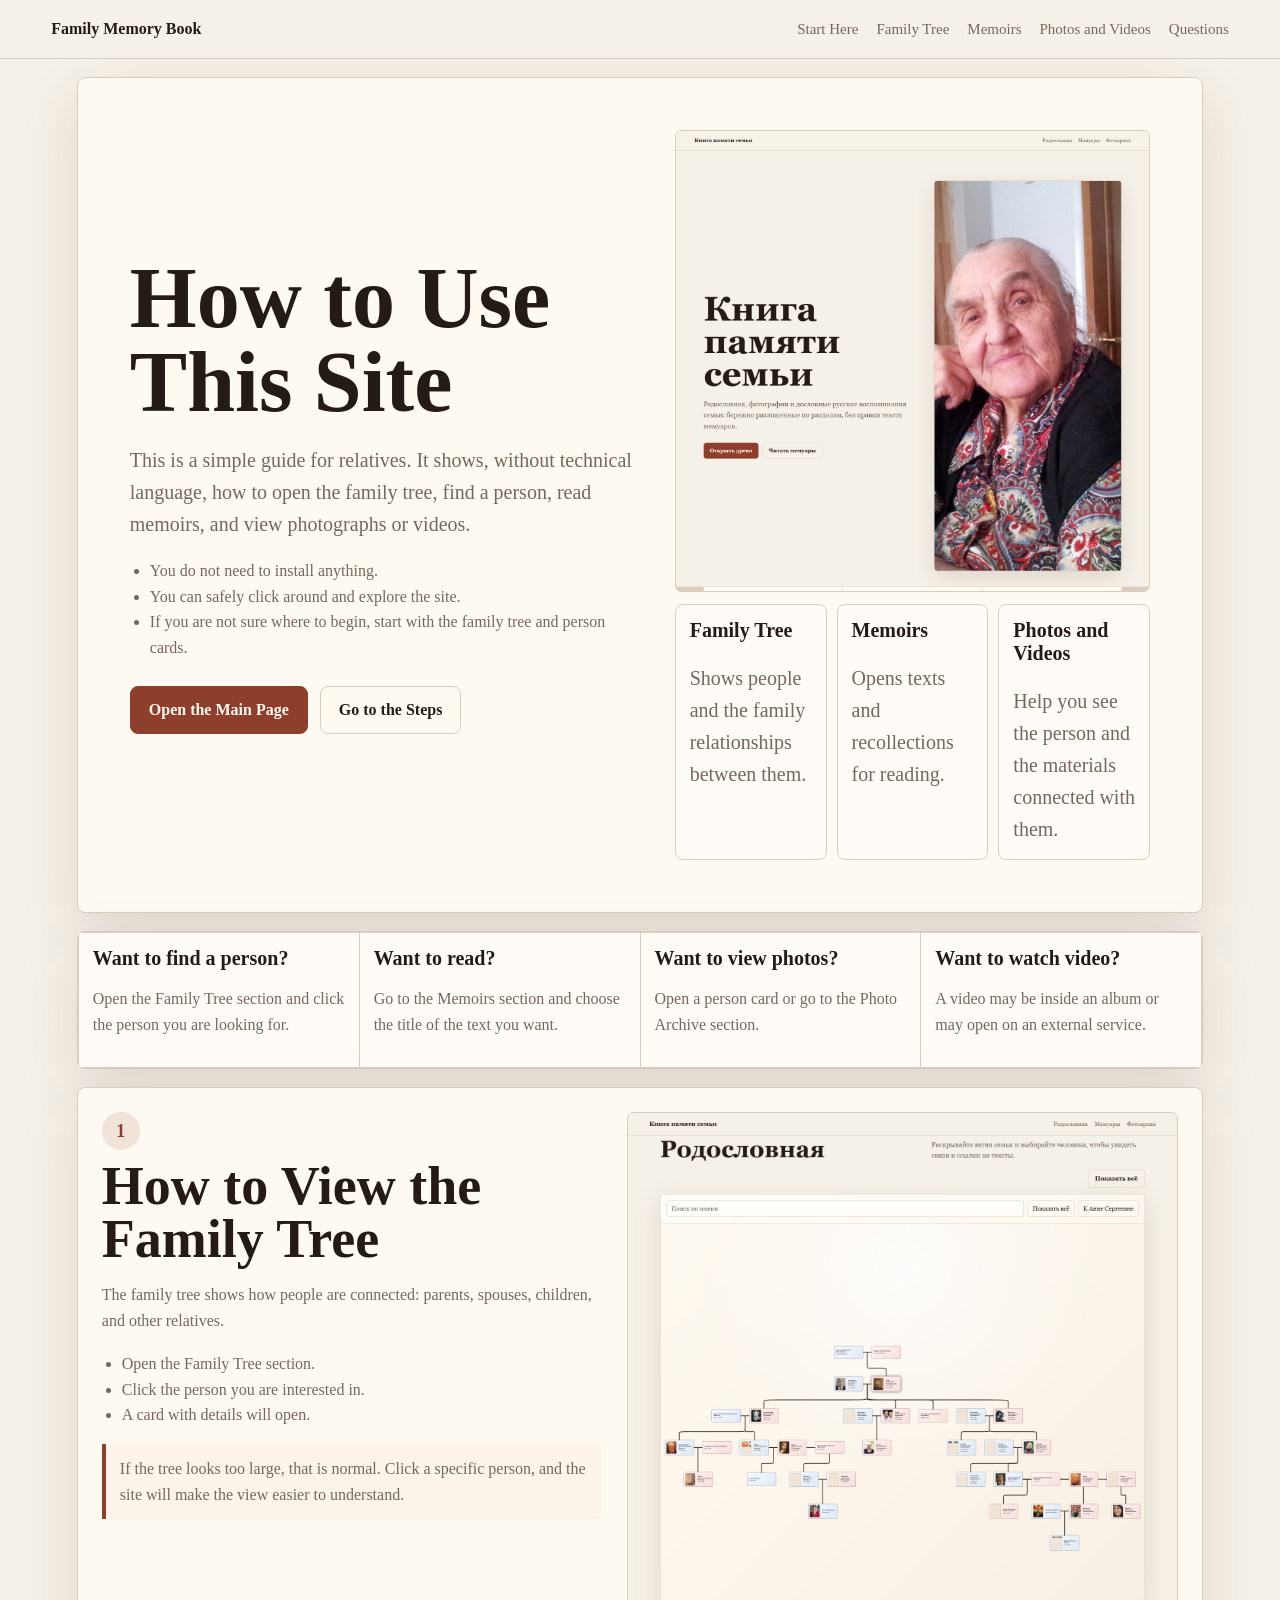
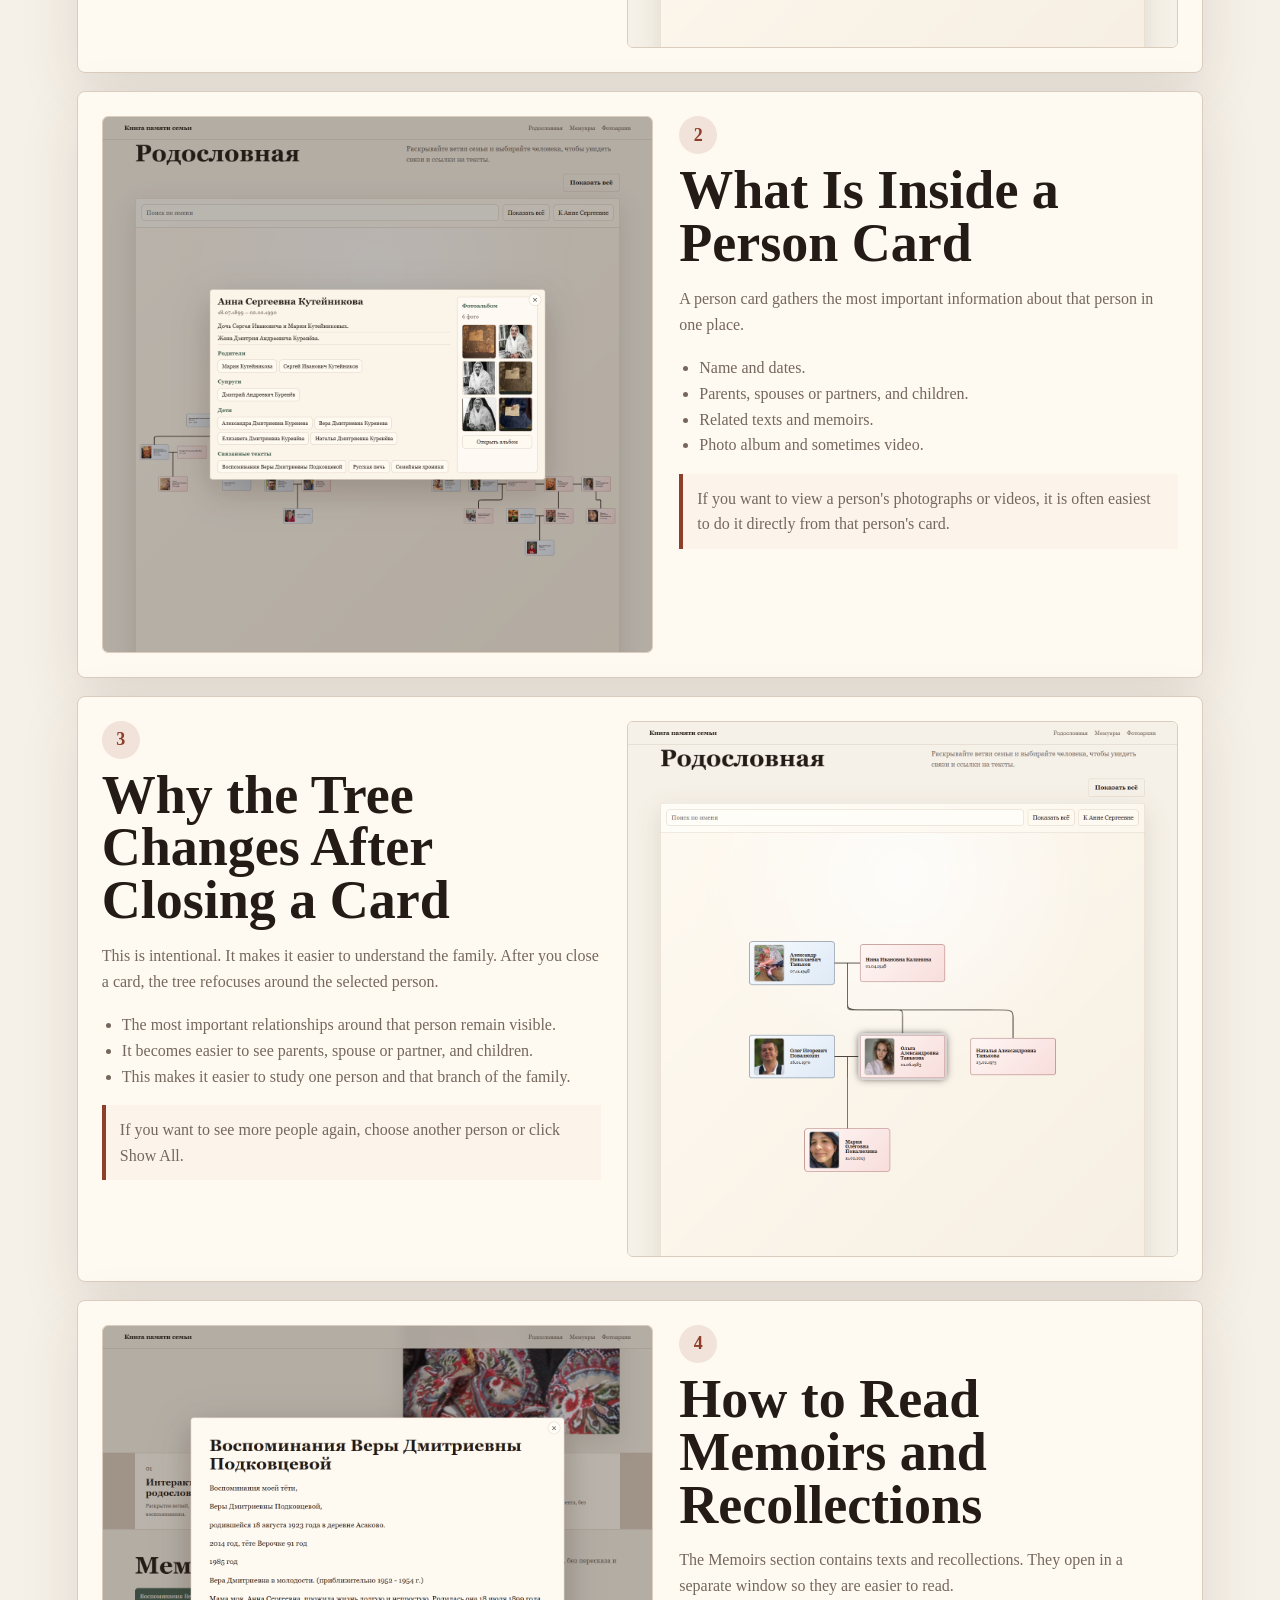
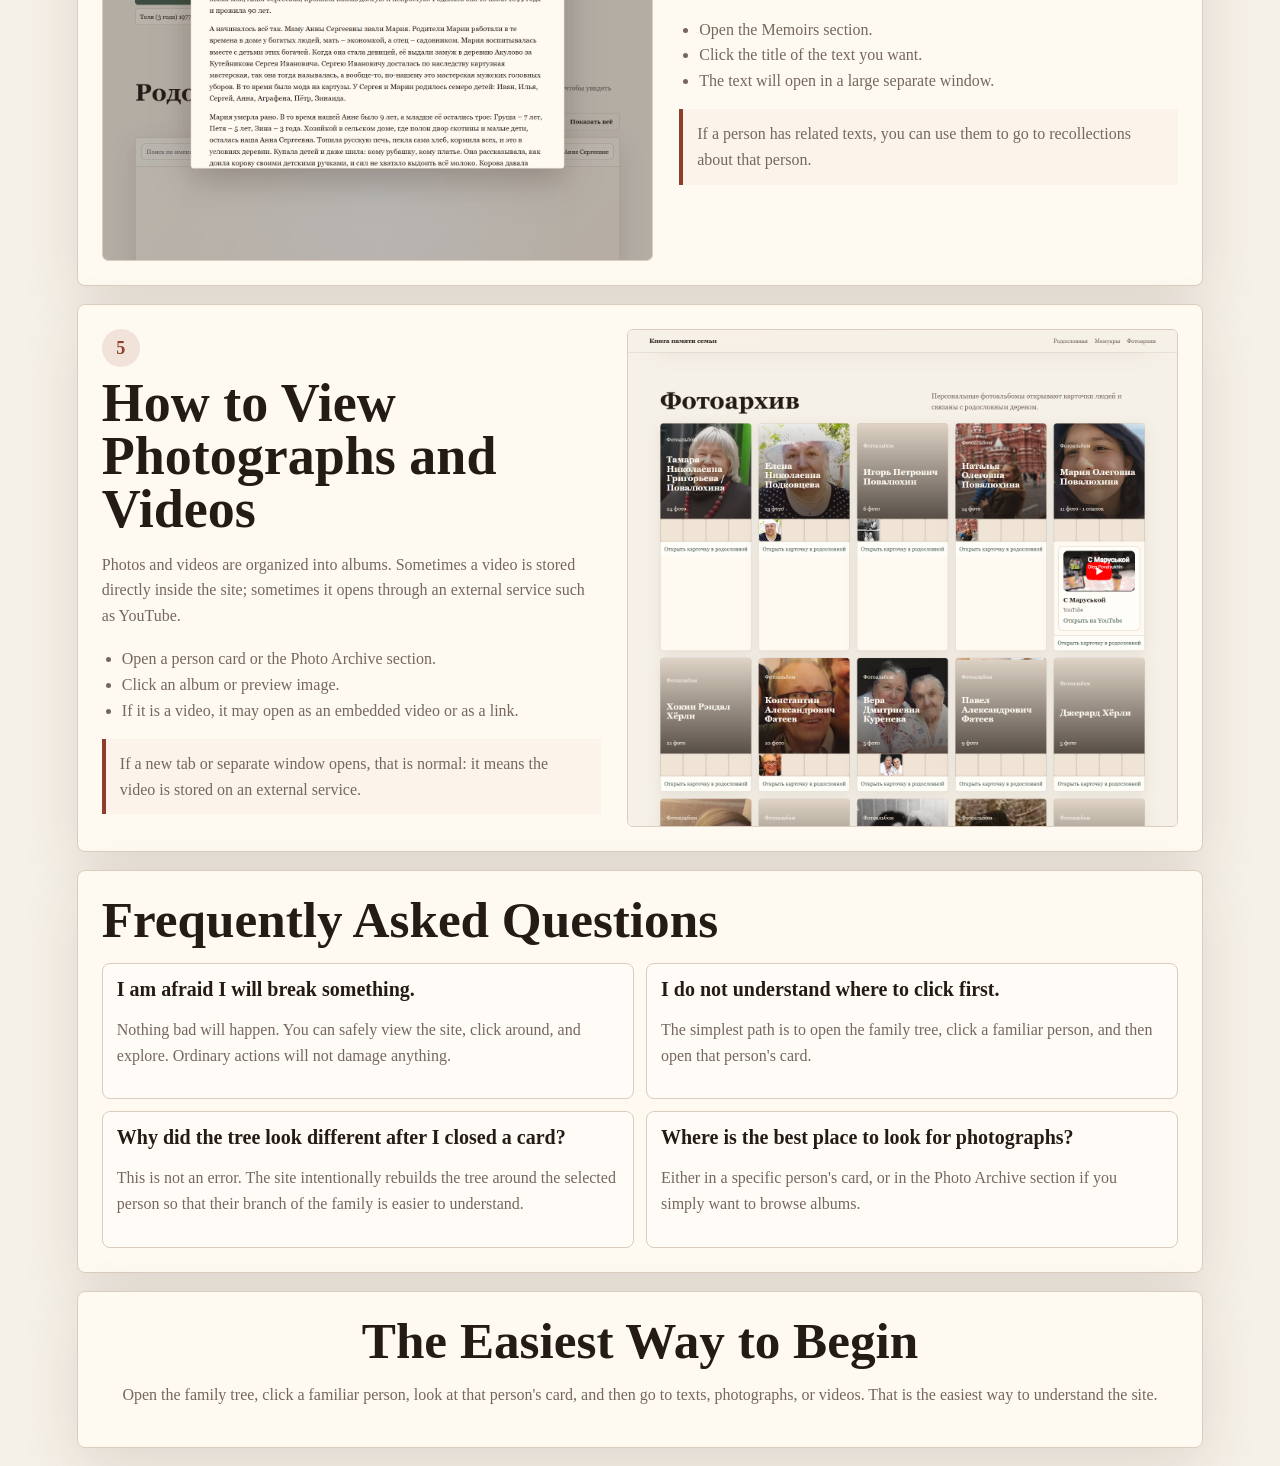
<file: help.en.html>
<!doctype html>
<html lang="en-US">
  <head>
    <meta charset="utf-8" />
    <meta name="viewport" content="width=device-width, initial-scale=1" />
    <title>How to Use the Family Memory Book Site</title>
    <meta
      name="description"
      content="A simple guide for relatives: how to view the family tree, open person cards, read memoirs, and browse photos and videos on the Family Memory Book site."
    />
    <style>
      :root {
        color-scheme: light;
        --bg: #f6f1e8;
        --paper: #fffaf1;
        --ink: #241b16;
        --muted: #75675e;
        --line: #dacdbe;
        --accent: #8e3f2b;
        --accent-dark: #5f2b22;
        --shadow: 0 20px 60px rgba(55, 37, 24, 0.12);
        --radius: 8px;
      }

      * {
        box-sizing: border-box;
      }

      html {
        scroll-behavior: smooth;
      }

      body {
        margin: 0;
        background: var(--bg);
        color: var(--ink);
        font-family: Georgia, "Times New Roman", serif;
        line-height: 1.6;
      }

      a {
        color: inherit;
      }

      .site-header {
        position: sticky;
        top: 0;
        z-index: 10;
        display: flex;
        align-items: center;
        justify-content: space-between;
        gap: 24px;
        padding: 16px clamp(18px, 4vw, 56px);
        background: rgba(246, 241, 232, 0.94);
        border-bottom: 1px solid var(--line);
        backdrop-filter: blur(12px);
      }

      .brand {
        font-weight: 700;
        text-decoration: none;
        letter-spacing: 0;
      }

      .top-nav {
        display: flex;
        flex-wrap: wrap;
        gap: 18px;
        color: var(--muted);
        font-size: 15px;
      }

      .top-nav a {
        text-decoration: none;
      }

      .hero,
      .quick-grid,
      .help-step,
      .faq,
      .start-note {
        margin: 18px clamp(18px, 6vw, 84px);
        background: var(--paper);
        border: 1px solid var(--line);
        border-radius: var(--radius);
        box-shadow: var(--shadow);
      }

      .hero {
        display: grid;
        grid-template-columns: minmax(0, 1fr) minmax(300px, 0.92fr);
        gap: 28px;
        align-items: center;
        padding: clamp(28px, 5vw, 52px);
      }

      .hero h1,
      .help-step h2,
      .faq h2,
      .start-note h2 {
        margin: 0;
        line-height: 0.98;
        font-weight: 700;
      }

      .hero h1 {
        font-size: clamp(46px, 7vw, 86px);
      }

      .hero p,
      .hero li,
      .quick-grid p,
      .help-step p,
      .help-step li,
      .faq p,
      .start-note p {
        color: var(--muted);
      }

      .hero p {
        margin: 20px 0 0;
        font-size: 20px;
      }

      .hero ul,
      .help-step ul {
        margin: 18px 0 0;
        padding-left: 20px;
      }

      .hero-actions {
        display: flex;
        flex-wrap: wrap;
        gap: 12px;
        margin-top: 26px;
      }

      .button {
        display: inline-flex;
        align-items: center;
        min-height: 46px;
        padding: 10px 18px;
        border: 1px solid var(--line);
        border-radius: var(--radius);
        font-weight: 700;
        text-decoration: none;
        transition: transform 160ms ease, border-color 160ms ease, background 160ms ease;
      }

      .button:hover {
        transform: translateY(-1px);
        border-color: var(--accent);
      }

      .button.primary {
        background: var(--accent);
        border-color: var(--accent);
        color: #fffaf1;
      }

      .button.secondary {
        background: transparent;
      }

      .hero img,
      .help-step img {
        display: block;
        width: 100%;
        height: auto;
        border-radius: 6px;
        border: 1px solid var(--line);
      }

      .hero-notes {
        display: grid;
        grid-template-columns: repeat(3, minmax(0, 1fr));
        gap: 10px;
        margin-top: 12px;
      }

      .hero-notes article,
      .quick-grid article,
      .faq article {
        padding: 14px;
        border: 1px solid var(--line);
        border-radius: var(--radius);
        background: #fffcf7;
      }

      .hero-notes h3,
      .quick-grid h3,
      .faq h3 {
        margin: 0 0 6px;
        font-size: 20px;
        line-height: 1.15;
      }

      .quick-grid {
        display: grid;
        grid-template-columns: repeat(4, minmax(0, 1fr));
        gap: 1px;
        padding: 1px;
        background: var(--line);
      }

      .quick-grid article {
        border: 0;
        border-radius: 0;
      }

      .help-step {
        display: grid;
        grid-template-columns: minmax(0, 0.95fr) minmax(0, 1.05fr);
        gap: 26px;
        padding: 24px;
      }

      .help-step.reverse {
        grid-template-columns: minmax(0, 1.05fr) minmax(0, 0.95fr);
      }

      .step-pill {
        display: inline-grid;
        place-items: center;
        width: 38px;
        height: 38px;
        margin-bottom: 10px;
        border-radius: 999px;
        background: rgba(142, 63, 43, 0.12);
        color: var(--accent);
        font-size: 18px;
        font-weight: 700;
      }

      .help-step h2 {
        font-size: clamp(34px, 4.6vw, 54px);
      }

      .tip {
        margin-top: 16px;
        padding: 12px 14px;
        border-left: 4px solid var(--accent);
        background: #fcf4ea;
        color: var(--muted);
      }

      .faq,
      .start-note {
        padding: 24px;
      }

      .faq h2,
      .start-note h2 {
        font-size: clamp(34px, 4vw, 52px);
      }

      .faq-grid {
        display: grid;
        grid-template-columns: repeat(2, minmax(0, 1fr));
        gap: 12px;
        margin-top: 18px;
      }

      .start-note {
        text-align: center;
      }

      @media (max-width: 900px) {
        .site-header,
        .hero,
        .help-step,
        .help-step.reverse {
          grid-template-columns: 1fr;
        }

        .site-header {
          align-items: flex-start;
          flex-direction: column;
        }

        .quick-grid,
        .faq-grid,
        .hero-notes {
          grid-template-columns: 1fr;
        }
      }

      @media (max-width: 560px) {
        .button {
          justify-content: center;
          flex: 1 1 100%;
        }

        .hero p {
          font-size: 18px;
        }
      }
    </style>
  </head>
  <body>
    <header class="site-header">
      <a class="brand" href="index.html?lang=en">Family Memory Book</a>
      <nav class="top-nav" aria-label="Help page navigation">
        <a href="#start">Start Here</a>
        <a href="#tree">Family Tree</a>
        <a href="#memoirs">Memoirs</a>
        <a href="#media">Photos and Videos</a>
        <a href="#faq">Questions</a>
      </nav>
    </header>

    <main id="start">
      <section class="hero">
        <div>
          <h1>How to Use This Site</h1>
          <p>
            This is a simple guide for relatives. It shows, without technical language,
            how to open the family tree, find a person, read memoirs, and view photographs or videos.
          </p>
          <ul>
            <li>You do not need to install anything.</li>
            <li>You can safely click around and explore the site.</li>
            <li>If you are not sure where to begin, start with the family tree and person cards.</li>
          </ul>
          <div class="hero-actions">
            <a class="button primary" href="index.html?lang=en">Open the Main Page</a>
            <a class="button secondary" href="#tree">Go to the Steps</a>
          </div>
        </div>

        <div>
          <img src="assets/help/hero.png" alt="Main screen of the Family Memory Book site" />
          <div class="hero-notes">
            <article>
              <h3>Family Tree</h3>
              <p>Shows people and the family relationships between them.</p>
            </article>
            <article>
              <h3>Memoirs</h3>
              <p>Opens texts and recollections for reading.</p>
            </article>
            <article>
              <h3>Photos and Videos</h3>
              <p>Help you see the person and the materials connected with them.</p>
            </article>
          </div>
        </div>
      </section>

      <section class="quick-grid" aria-label="Quick tips">
        <article>
          <h3>Want to find a person?</h3>
          <p>Open the Family Tree section and click the person you are looking for.</p>
        </article>
        <article>
          <h3>Want to read?</h3>
          <p>Go to the Memoirs section and choose the title of the text you want.</p>
        </article>
        <article>
          <h3>Want to view photos?</h3>
          <p>Open a person card or go to the Photo Archive section.</p>
        </article>
        <article>
          <h3>Want to watch video?</h3>
          <p>A video may be inside an album or may open on an external service.</p>
        </article>
      </section>

      <section class="help-step" id="tree">
        <div>
          <span class="step-pill">1</span>
          <h2>How to View the Family Tree</h2>
          <p>
            The family tree shows how people are connected: parents, spouses, children, and other relatives.
          </p>
          <ul>
            <li>Open the Family Tree section.</li>
            <li>Click the person you are interested in.</li>
            <li>A card with details will open.</li>
          </ul>
          <div class="tip">
            If the tree looks too large, that is normal. Click a specific person, and the site will make the view easier to understand.
          </div>
        </div>
        <div>
          <img src="assets/help/tree.png" alt="General view of the family tree" />
        </div>
      </section>

      <section class="help-step reverse">
        <div>
          <img src="assets/help/person-card.png" alt="Person card with details, texts, photos, and videos" />
        </div>
        <div>
          <span class="step-pill">2</span>
          <h2>What Is Inside a Person Card</h2>
          <p>A person card gathers the most important information about that person in one place.</p>
          <ul>
            <li>Name and dates.</li>
            <li>Parents, spouses or partners, and children.</li>
            <li>Related texts and memoirs.</li>
            <li>Photo album and sometimes video.</li>
          </ul>
          <div class="tip">
            If you want to view a person's photographs or videos, it is often easiest to do it directly from that person's card.
          </div>
        </div>
      </section>

      <section class="help-step">
        <div>
          <span class="step-pill">3</span>
          <h2>Why the Tree Changes After Closing a Card</h2>
          <p>
            This is intentional. It makes it easier to understand the family. After you close a card, the tree refocuses around the selected person.
          </p>
          <ul>
            <li>The most important relationships around that person remain visible.</li>
            <li>It becomes easier to see parents, spouse or partner, and children.</li>
            <li>This makes it easier to study one person and that branch of the family.</li>
          </ul>
          <div class="tip">
            If you want to see more people again, choose another person or click Show All.
          </div>
        </div>
        <div>
          <img src="assets/help/tree-refocus.png" alt="Family tree after refocusing around the selected person" />
        </div>
      </section>

      <section class="help-step reverse" id="memoirs">
        <div>
          <img src="assets/help/memoir-card.png" alt="Open memoir text" />
        </div>
        <div>
          <span class="step-pill">4</span>
          <h2>How to Read Memoirs and Recollections</h2>
          <p>
            The Memoirs section contains texts and recollections. They open in a separate window so they are easier to read.
          </p>
          <ul>
            <li>Open the Memoirs section.</li>
            <li>Click the title of the text you want.</li>
            <li>The text will open in a large separate window.</li>
          </ul>
          <div class="tip">
            If a person has related texts, you can use them to go to recollections about that person.
          </div>
        </div>
      </section>

      <section class="help-step" id="media">
        <div>
          <span class="step-pill">5</span>
          <h2>How to View Photographs and Videos</h2>
          <p>
            Photos and videos are organized into albums. Sometimes a video is stored directly inside the site; sometimes it opens through an external service such as YouTube.
          </p>
          <ul>
            <li>Open a person card or the Photo Archive section.</li>
            <li>Click an album or preview image.</li>
            <li>If it is a video, it may open as an embedded video or as a link.</li>
          </ul>
          <div class="tip">
            If a new tab or separate window opens, that is normal: it means the video is stored on an external service.
          </div>
        </div>
        <div>
          <img src="assets/help/photos.png" alt="Photo archive with albums" />
        </div>
      </section>

      <section class="faq" id="faq">
        <h2>Frequently Asked Questions</h2>
        <div class="faq-grid">
          <article>
            <h3>I am afraid I will break something.</h3>
            <p>
              Nothing bad will happen. You can safely view the site, click around, and explore. Ordinary actions will not damage anything.
            </p>
          </article>
          <article>
            <h3>I do not understand where to click first.</h3>
            <p>
              The simplest path is to open the family tree, click a familiar person, and then open that person's card.
            </p>
          </article>
          <article>
            <h3>Why did the tree look different after I closed a card?</h3>
            <p>
              This is not an error. The site intentionally rebuilds the tree around the selected person so that their branch of the family is easier to understand.
            </p>
          </article>
          <article>
            <h3>Where is the best place to look for photographs?</h3>
            <p>
              Either in a specific person's card, or in the Photo Archive section if you simply want to browse albums.
            </p>
          </article>
        </div>
      </section>

      <section class="start-note">
        <h2>The Easiest Way to Begin</h2>
        <p>
          Open the family tree, click a familiar person, look at that person's card, and then go to texts, photographs, or videos. That is the easiest way to understand the site.
        </p>
      </section>
    </main>
  </body>
</html>
</file>
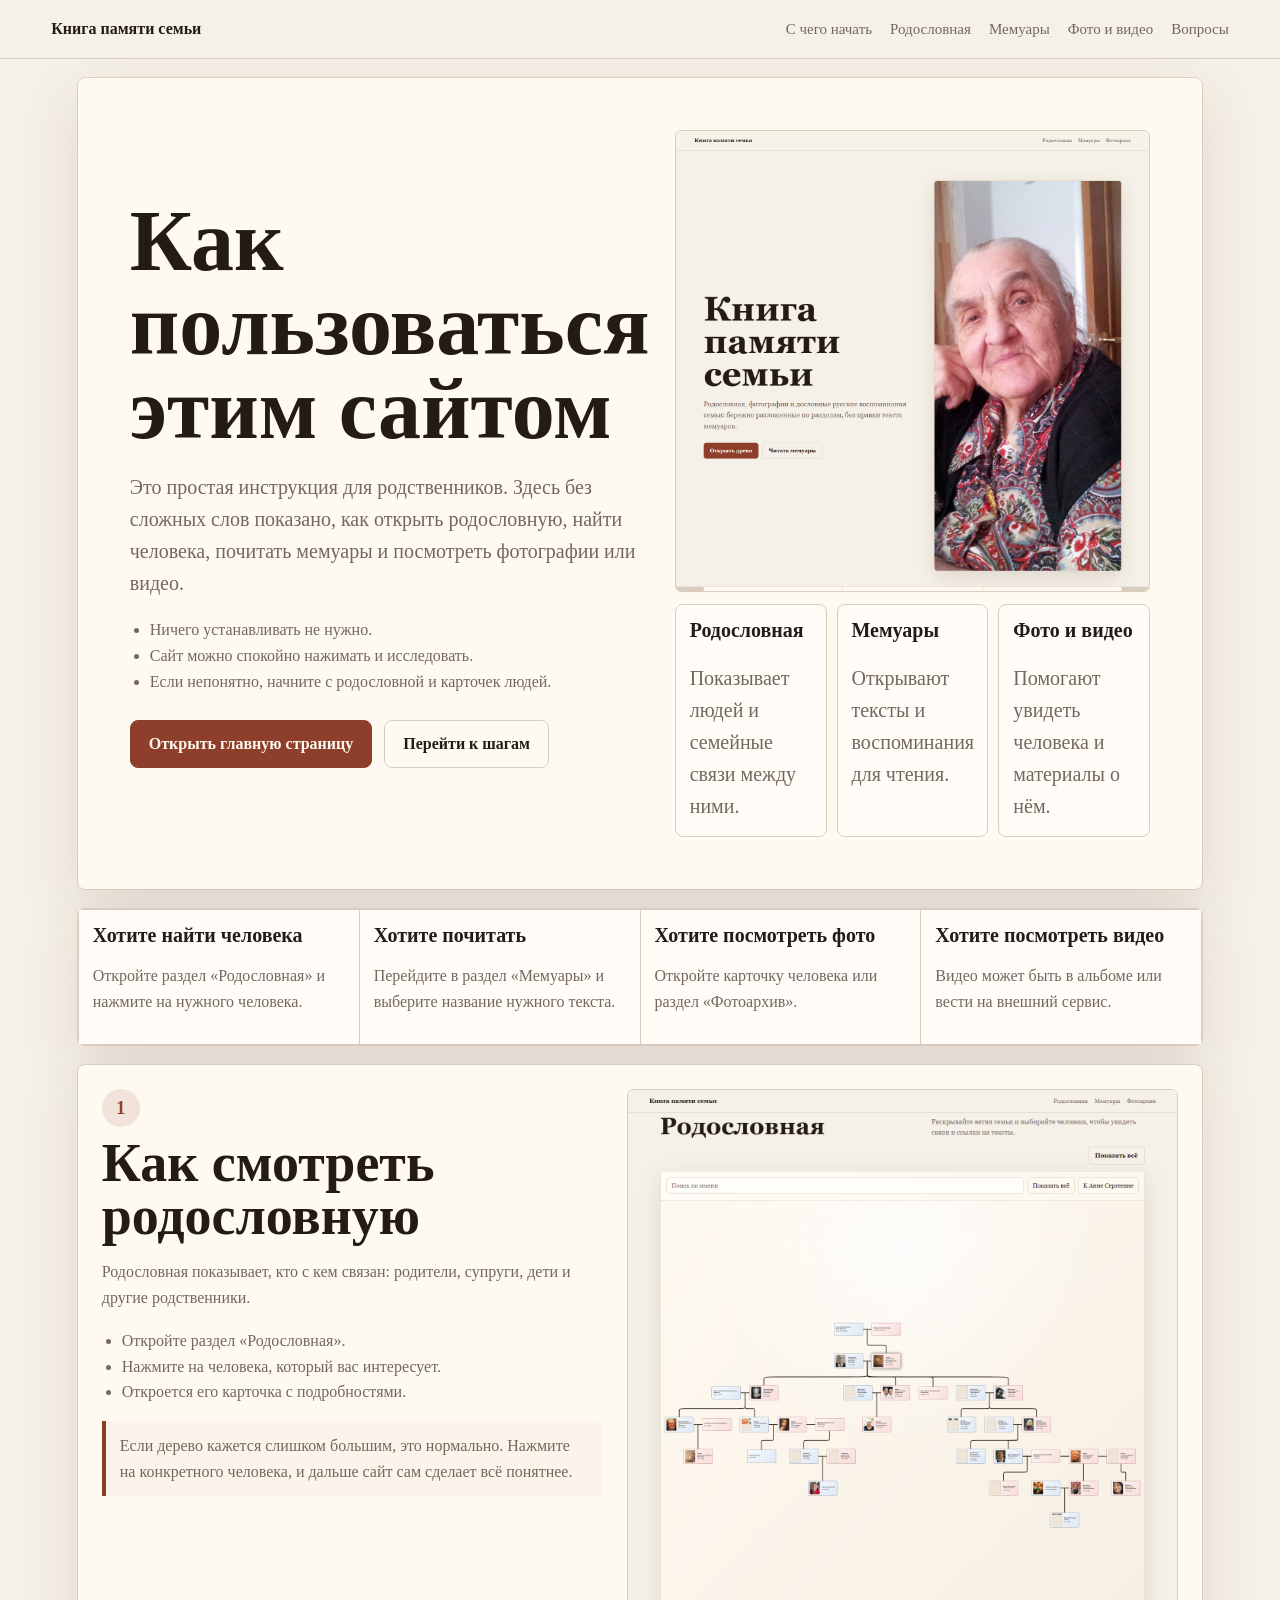
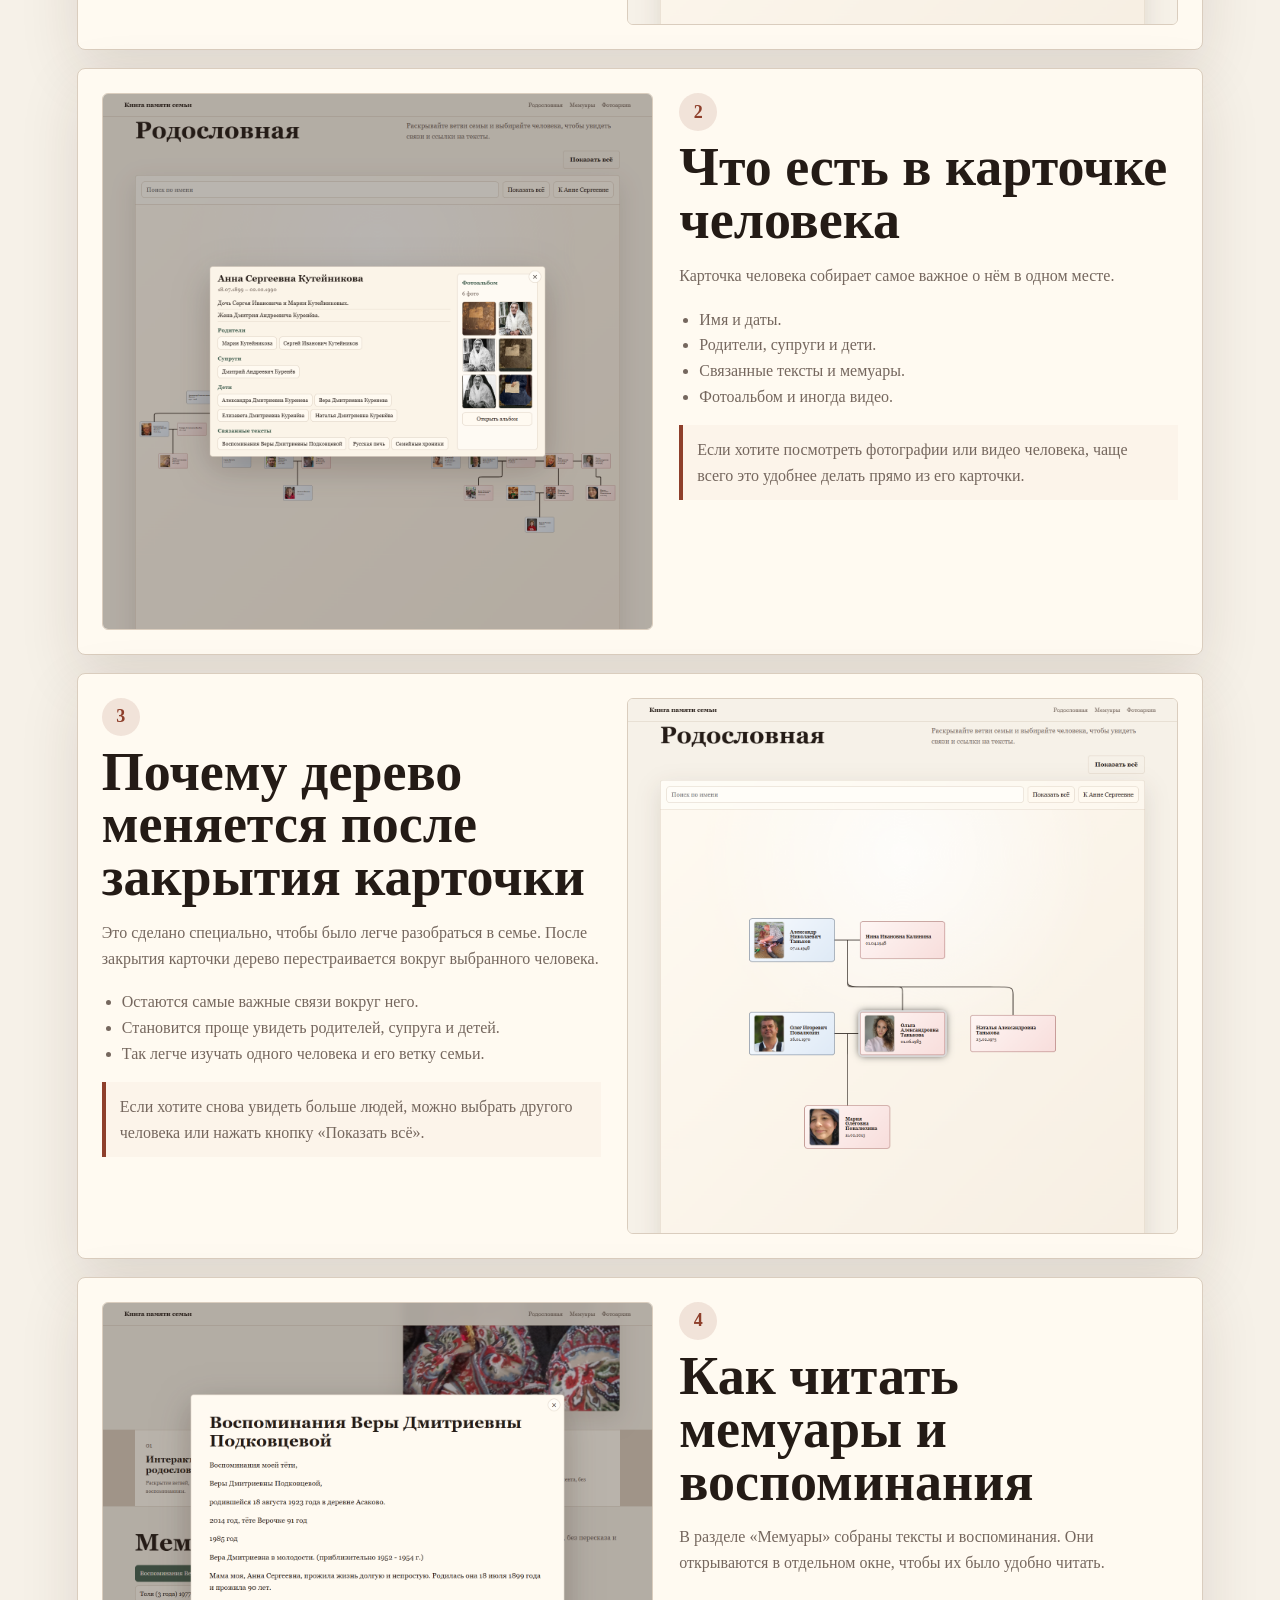
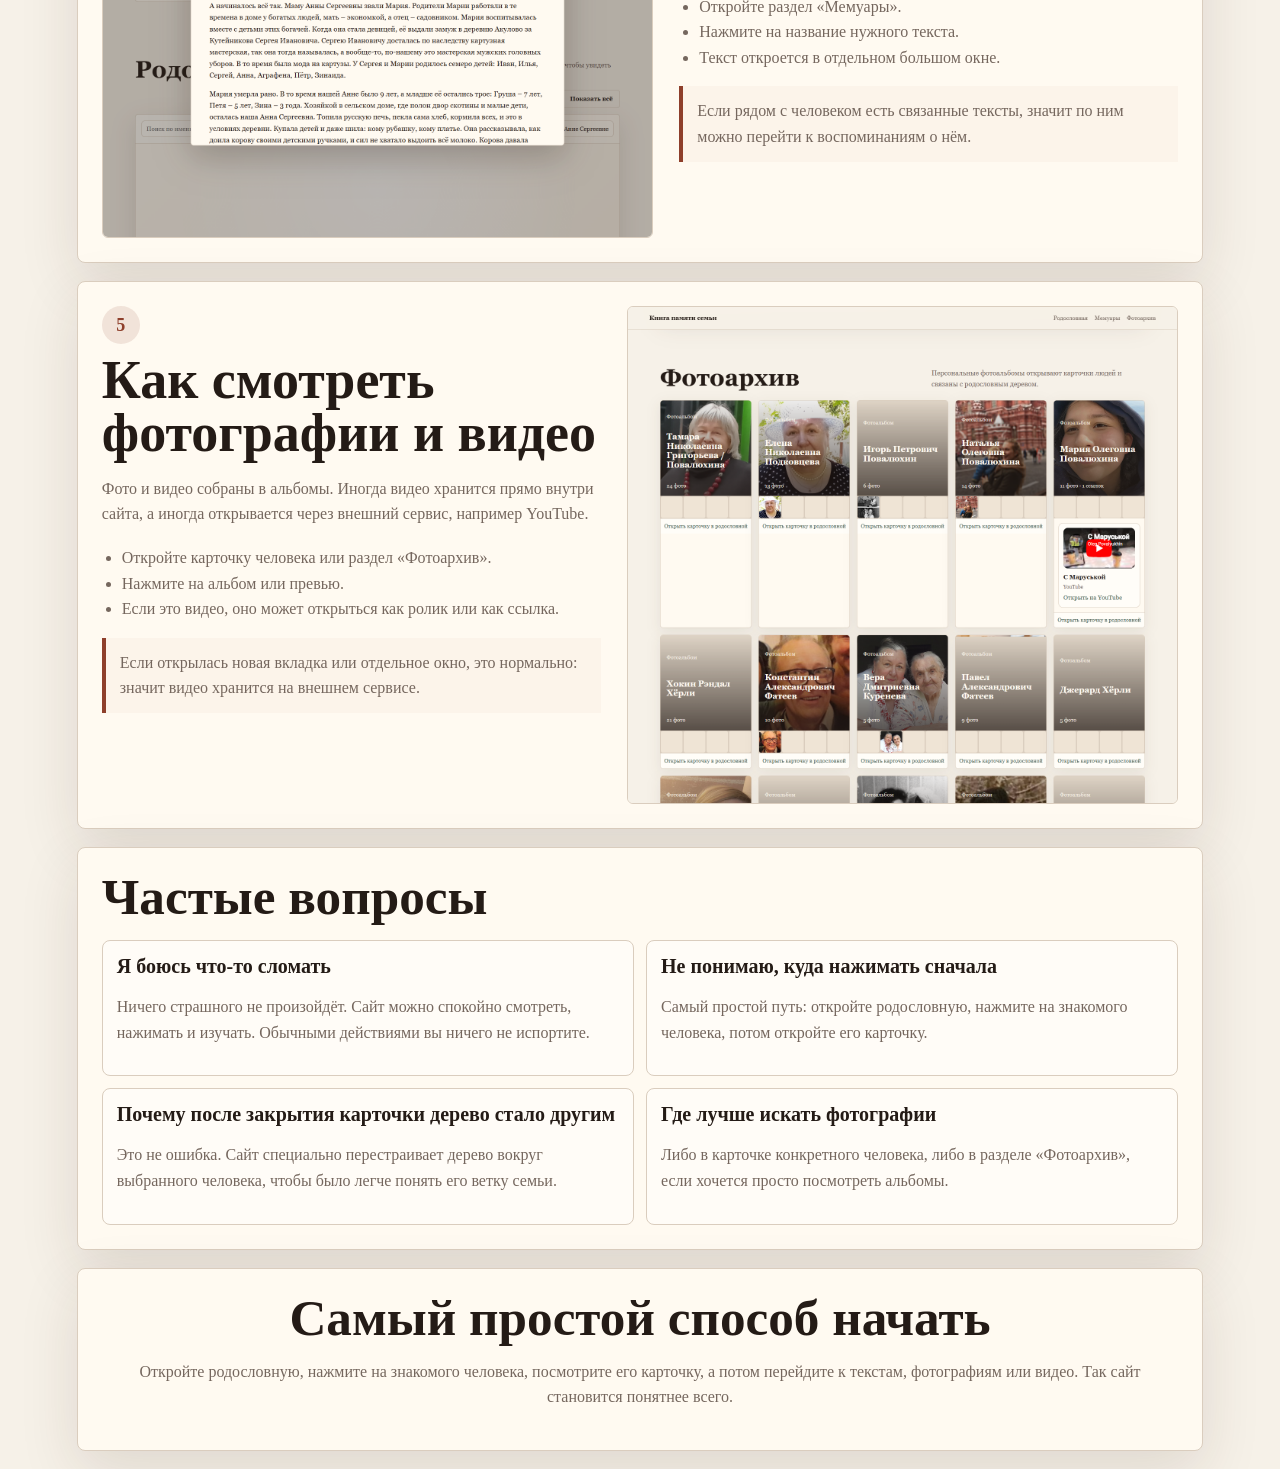
<file: help.html>
<!doctype html>
<html lang="ru">
  <head>
    <meta charset="utf-8" />
    <meta name="viewport" content="width=device-width, initial-scale=1" />
    <title>Как пользоваться сайтом «Книга памяти семьи»</title>
    <meta
      name="description"
      content="Простая инструкция для родственников: как смотреть родословную, открывать карточки людей, читать мемуары, смотреть фото и видео на сайте «Книга памяти семьи»."
    />
    <style>
      :root {
        color-scheme: light;
        --bg: #f6f1e8;
        --paper: #fffaf1;
        --ink: #241b16;
        --muted: #75675e;
        --line: #dacdbe;
        --accent: #8e3f2b;
        --accent-dark: #5f2b22;
        --shadow: 0 20px 60px rgba(55, 37, 24, 0.12);
        --radius: 8px;
      }

      * {
        box-sizing: border-box;
      }

      html {
        scroll-behavior: smooth;
      }

      body {
        margin: 0;
        background: var(--bg);
        color: var(--ink);
        font-family: Georgia, "Times New Roman", serif;
        line-height: 1.6;
      }

      a {
        color: inherit;
      }

      .site-header {
        position: sticky;
        top: 0;
        z-index: 10;
        display: flex;
        align-items: center;
        justify-content: space-between;
        gap: 24px;
        padding: 16px clamp(18px, 4vw, 56px);
        background: rgba(246, 241, 232, 0.94);
        border-bottom: 1px solid var(--line);
        backdrop-filter: blur(12px);
      }

      .brand {
        font-weight: 700;
        text-decoration: none;
        letter-spacing: 0;
      }

      .top-nav {
        display: flex;
        flex-wrap: wrap;
        gap: 18px;
        color: var(--muted);
        font-size: 15px;
      }

      .top-nav a {
        text-decoration: none;
      }

      .hero,
      .quick-grid,
      .help-step,
      .faq,
      .start-note {
        margin: 18px clamp(18px, 6vw, 84px);
        background: var(--paper);
        border: 1px solid var(--line);
        border-radius: var(--radius);
        box-shadow: var(--shadow);
      }

      .hero {
        display: grid;
        grid-template-columns: minmax(0, 1fr) minmax(300px, 0.92fr);
        gap: 28px;
        align-items: center;
        padding: clamp(28px, 5vw, 52px);
      }

      .hero h1,
      .help-step h2,
      .faq h2,
      .start-note h2 {
        margin: 0;
        line-height: 0.98;
        font-weight: 700;
      }

      .hero h1 {
        font-size: clamp(46px, 7vw, 86px);
      }

      .hero p,
      .hero li,
      .quick-grid p,
      .help-step p,
      .help-step li,
      .faq p,
      .start-note p {
        color: var(--muted);
      }

      .hero p {
        margin: 20px 0 0;
        font-size: 20px;
      }

      .hero ul,
      .help-step ul {
        margin: 18px 0 0;
        padding-left: 20px;
      }

      .hero-actions {
        display: flex;
        flex-wrap: wrap;
        gap: 12px;
        margin-top: 26px;
      }

      .button {
        display: inline-flex;
        align-items: center;
        min-height: 46px;
        padding: 10px 18px;
        border: 1px solid var(--line);
        border-radius: var(--radius);
        font-weight: 700;
        text-decoration: none;
        transition: transform 160ms ease, border-color 160ms ease, background 160ms ease;
      }

      .button:hover {
        transform: translateY(-1px);
        border-color: var(--accent);
      }

      .button.primary {
        background: var(--accent);
        border-color: var(--accent);
        color: #fffaf1;
      }

      .button.secondary {
        background: transparent;
      }

      .hero img,
      .help-step img {
        display: block;
        width: 100%;
        height: auto;
        border-radius: 6px;
        border: 1px solid var(--line);
      }

      .hero-notes {
        display: grid;
        grid-template-columns: repeat(3, minmax(0, 1fr));
        gap: 10px;
        margin-top: 12px;
      }

      .hero-notes article,
      .quick-grid article,
      .faq article {
        padding: 14px;
        border: 1px solid var(--line);
        border-radius: var(--radius);
        background: #fffcf7;
      }

      .hero-notes h3,
      .quick-grid h3,
      .faq h3 {
        margin: 0 0 6px;
        font-size: 20px;
        line-height: 1.15;
      }

      .quick-grid {
        display: grid;
        grid-template-columns: repeat(4, minmax(0, 1fr));
        gap: 1px;
        padding: 1px;
        background: var(--line);
      }

      .quick-grid article {
        border: 0;
        border-radius: 0;
      }

      .help-step {
        display: grid;
        grid-template-columns: minmax(0, 0.95fr) minmax(0, 1.05fr);
        gap: 26px;
        padding: 24px;
      }

      .help-step.reverse {
        grid-template-columns: minmax(0, 1.05fr) minmax(0, 0.95fr);
      }

      .step-pill {
        display: inline-grid;
        place-items: center;
        width: 38px;
        height: 38px;
        margin-bottom: 10px;
        border-radius: 999px;
        background: rgba(142, 63, 43, 0.12);
        color: var(--accent);
        font-size: 18px;
        font-weight: 700;
      }

      .help-step h2 {
        font-size: clamp(34px, 4.6vw, 54px);
      }

      .tip {
        margin-top: 16px;
        padding: 12px 14px;
        border-left: 4px solid var(--accent);
        background: #fcf4ea;
        color: var(--muted);
      }

      .faq,
      .start-note {
        padding: 24px;
      }

      .faq h2,
      .start-note h2 {
        font-size: clamp(34px, 4vw, 52px);
      }

      .faq-grid {
        display: grid;
        grid-template-columns: repeat(2, minmax(0, 1fr));
        gap: 12px;
        margin-top: 18px;
      }

      .start-note {
        text-align: center;
      }

      @media (max-width: 900px) {
        .site-header,
        .hero,
        .help-step,
        .help-step.reverse {
          grid-template-columns: 1fr;
        }

        .site-header {
          align-items: flex-start;
          flex-direction: column;
        }

        .quick-grid,
        .faq-grid,
        .hero-notes {
          grid-template-columns: 1fr;
        }
      }

      @media (max-width: 560px) {
        .button {
          justify-content: center;
          flex: 1 1 100%;
        }

        .hero p {
          font-size: 18px;
        }
      }
    </style>
  </head>
  <body>
    <header class="site-header">
      <a class="brand" href="index.html">Книга памяти семьи</a>
      <nav class="top-nav" aria-label="Навигация по инструкции">
        <a href="#start">С чего начать</a>
        <a href="#tree">Родословная</a>
        <a href="#memoirs">Мемуары</a>
        <a href="#media">Фото и видео</a>
        <a href="#faq">Вопросы</a>
      </nav>
    </header>

    <main id="start">
      <section class="hero">
        <div>
          <h1>Как пользоваться этим сайтом</h1>
          <p>
            Это простая инструкция для родственников. Здесь без сложных слов
            показано, как открыть родословную, найти человека, почитать
            мемуары и посмотреть фотографии или видео.
          </p>
          <ul>
            <li>Ничего устанавливать не нужно.</li>
            <li>Сайт можно спокойно нажимать и исследовать.</li>
            <li>Если непонятно, начните с родословной и карточек людей.</li>
          </ul>
          <div class="hero-actions">
            <a class="button primary" href="index.html">Открыть главную страницу</a>
            <a class="button secondary" href="#tree">Перейти к шагам</a>
          </div>
        </div>

        <div>
          <img src="assets/help/hero.png" alt="Главный экран сайта «Книга памяти семьи»" />
          <div class="hero-notes">
            <article>
              <h3>Родословная</h3>
              <p>Показывает людей и семейные связи между ними.</p>
            </article>
            <article>
              <h3>Мемуары</h3>
              <p>Открывают тексты и воспоминания для чтения.</p>
            </article>
            <article>
              <h3>Фото и видео</h3>
              <p>Помогают увидеть человека и материалы о нём.</p>
            </article>
          </div>
        </div>
      </section>

      <section class="quick-grid" aria-label="Короткие подсказки">
        <article>
          <h3>Хотите найти человека</h3>
          <p>Откройте раздел «Родословная» и нажмите на нужного человека.</p>
        </article>
        <article>
          <h3>Хотите почитать</h3>
          <p>Перейдите в раздел «Мемуары» и выберите название нужного текста.</p>
        </article>
        <article>
          <h3>Хотите посмотреть фото</h3>
          <p>Откройте карточку человека или раздел «Фотоархив».</p>
        </article>
        <article>
          <h3>Хотите посмотреть видео</h3>
          <p>Видео может быть в альбоме или вести на внешний сервис.</p>
        </article>
      </section>

      <section class="help-step" id="tree">
        <div>
          <span class="step-pill">1</span>
          <h2>Как смотреть родословную</h2>
          <p>
            Родословная показывает, кто с кем связан: родители, супруги, дети и
            другие родственники.
          </p>
          <ul>
            <li>Откройте раздел «Родословная».</li>
            <li>Нажмите на человека, который вас интересует.</li>
            <li>Откроется его карточка с подробностями.</li>
          </ul>
          <div class="tip">
            Если дерево кажется слишком большим, это нормально. Нажмите на
            конкретного человека, и дальше сайт сам сделает всё понятнее.
          </div>
        </div>
        <div>
          <img src="assets/help/tree.png" alt="Общий вид родословной" />
        </div>
      </section>

      <section class="help-step reverse">
        <div>
          <img src="assets/help/person-card.png" alt="Карточка человека с данными, текстами, фото и видео" />
        </div>
        <div>
          <span class="step-pill">2</span>
          <h2>Что есть в карточке человека</h2>
          <p>Карточка человека собирает самое важное о нём в одном месте.</p>
          <ul>
            <li>Имя и даты.</li>
            <li>Родители, супруги и дети.</li>
            <li>Связанные тексты и мемуары.</li>
            <li>Фотоальбом и иногда видео.</li>
          </ul>
          <div class="tip">
            Если хотите посмотреть фотографии или видео человека, чаще всего это
            удобнее делать прямо из его карточки.
          </div>
        </div>
      </section>

      <section class="help-step">
        <div>
          <span class="step-pill">3</span>
          <h2>Почему дерево меняется после закрытия карточки</h2>
          <p>
            Это сделано специально, чтобы было легче разобраться в семье. После
            закрытия карточки дерево перестраивается вокруг выбранного человека.
          </p>
          <ul>
            <li>Остаются самые важные связи вокруг него.</li>
            <li>Становится проще увидеть родителей, супруга и детей.</li>
            <li>Так легче изучать одного человека и его ветку семьи.</li>
          </ul>
          <div class="tip">
            Если хотите снова увидеть больше людей, можно выбрать другого
            человека или нажать кнопку «Показать всё».
          </div>
        </div>
        <div>
          <img src="assets/help/tree-refocus.png" alt="Дерево после перестроения вокруг выбранного человека" />
        </div>
      </section>

      <section class="help-step reverse" id="memoirs">
        <div>
          <img src="assets/help/memoir-card.png" alt="Открытый текст мемуаров" />
        </div>
        <div>
          <span class="step-pill">4</span>
          <h2>Как читать мемуары и воспоминания</h2>
          <p>
            В разделе «Мемуары» собраны тексты и воспоминания. Они открываются в
            отдельном окне, чтобы их было удобно читать.
          </p>
          <ul>
            <li>Откройте раздел «Мемуары».</li>
            <li>Нажмите на название нужного текста.</li>
            <li>Текст откроется в отдельном большом окне.</li>
          </ul>
          <div class="tip">
            Если рядом с человеком есть связанные тексты, значит по ним можно
            перейти к воспоминаниям о нём.
          </div>
        </div>
      </section>

      <section class="help-step" id="media">
        <div>
          <span class="step-pill">5</span>
          <h2>Как смотреть фотографии и видео</h2>
          <p>
            Фото и видео собраны в альбомы. Иногда видео хранится прямо внутри
            сайта, а иногда открывается через внешний сервис, например YouTube.
          </p>
          <ul>
            <li>Откройте карточку человека или раздел «Фотоархив».</li>
            <li>Нажмите на альбом или превью.</li>
            <li>Если это видео, оно может открыться как ролик или как ссылка.</li>
          </ul>
          <div class="tip">
            Если открылась новая вкладка или отдельное окно, это нормально:
            значит видео хранится на внешнем сервисе.
          </div>
        </div>
        <div>
          <img src="assets/help/photos.png" alt="Фотоархив с альбомами" />
        </div>
      </section>

      <section class="faq" id="faq">
        <h2>Частые вопросы</h2>
        <div class="faq-grid">
          <article>
            <h3>Я боюсь что-то сломать</h3>
            <p>
              Ничего страшного не произойдёт. Сайт можно спокойно смотреть,
              нажимать и изучать. Обычными действиями вы ничего не испортите.
            </p>
          </article>
          <article>
            <h3>Не понимаю, куда нажимать сначала</h3>
            <p>
              Самый простой путь: откройте родословную, нажмите на знакомого
              человека, потом откройте его карточку.
            </p>
          </article>
          <article>
            <h3>Почему после закрытия карточки дерево стало другим</h3>
            <p>
              Это не ошибка. Сайт специально перестраивает дерево вокруг
              выбранного человека, чтобы было легче понять его ветку семьи.
            </p>
          </article>
          <article>
            <h3>Где лучше искать фотографии</h3>
            <p>
              Либо в карточке конкретного человека, либо в разделе «Фотоархив»,
              если хочется просто посмотреть альбомы.
            </p>
          </article>
        </div>
      </section>

      <section class="start-note">
        <h2>Самый простой способ начать</h2>
        <p>
          Откройте родословную, нажмите на знакомого человека, посмотрите его
          карточку, а потом перейдите к текстам, фотографиям или видео. Так
          сайт становится понятнее всего.
        </p>
      </section>
    </main>
  </body>
</html>
</file>
